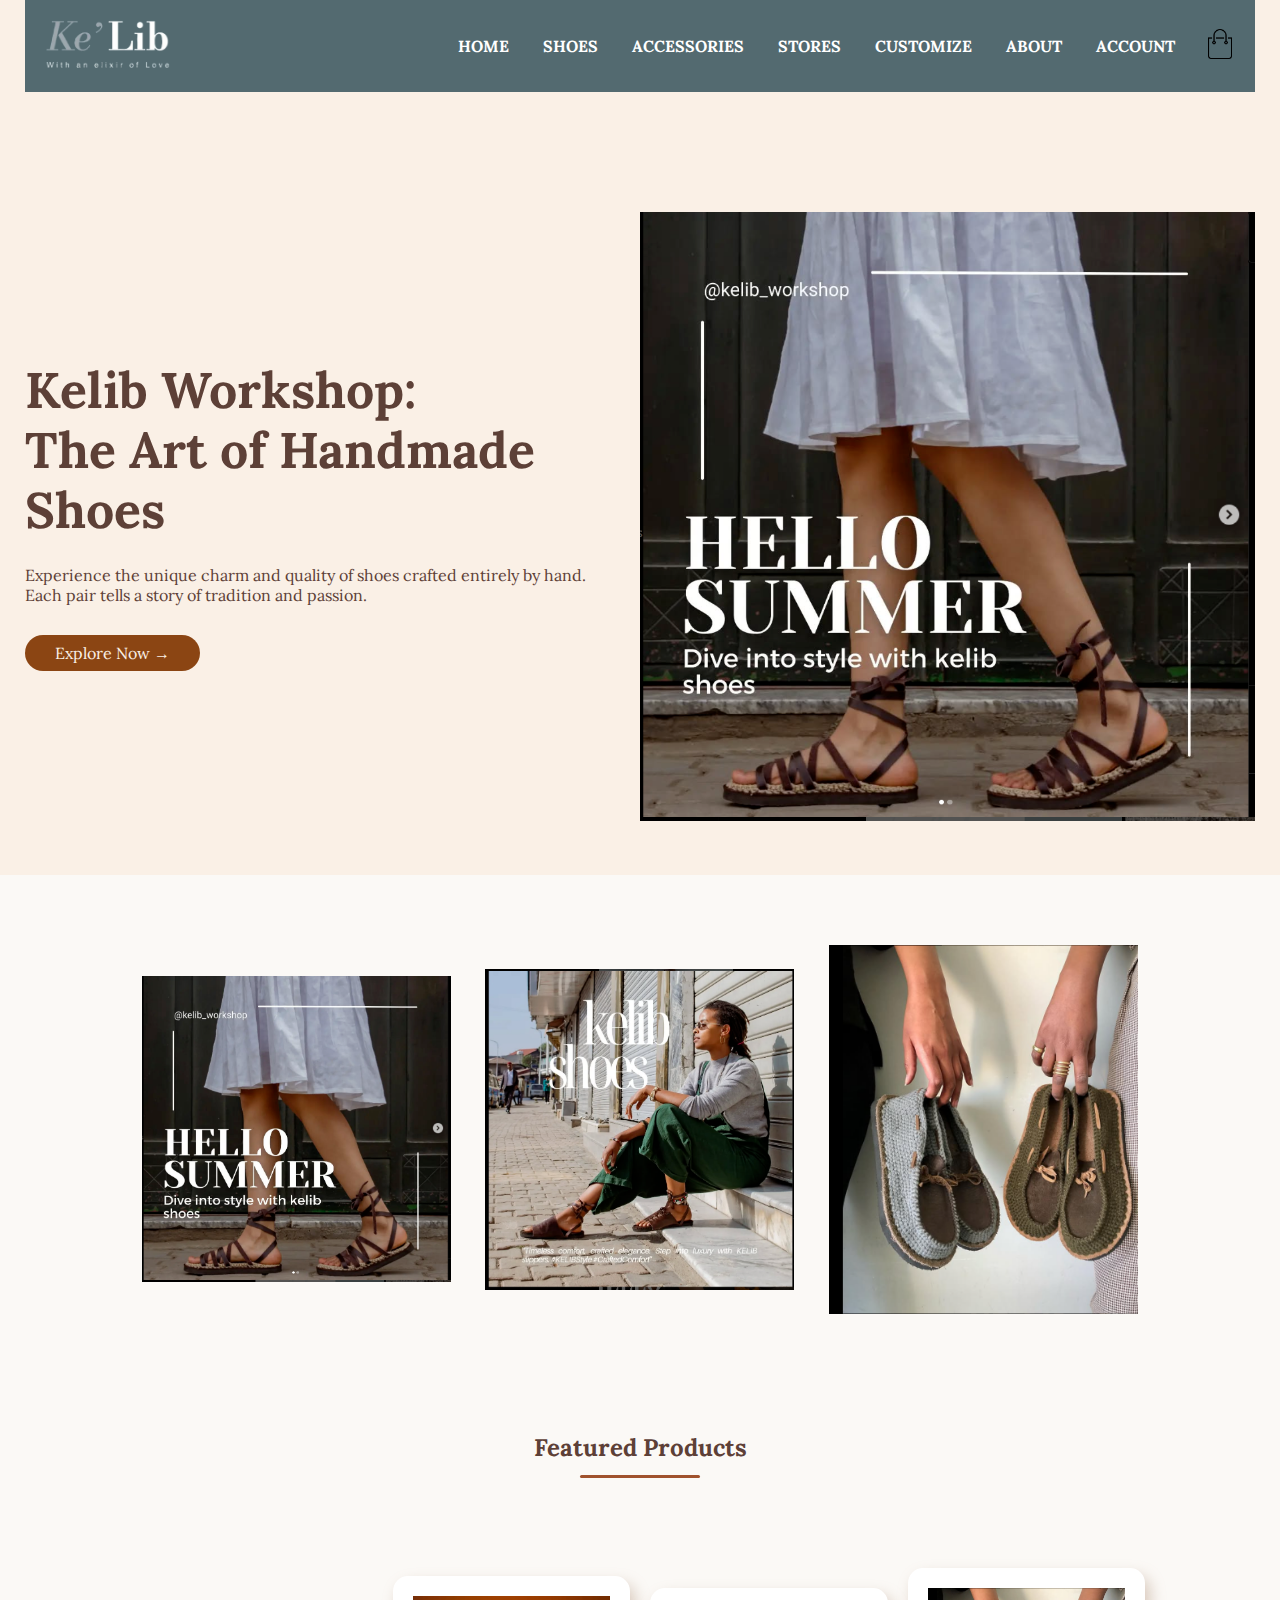
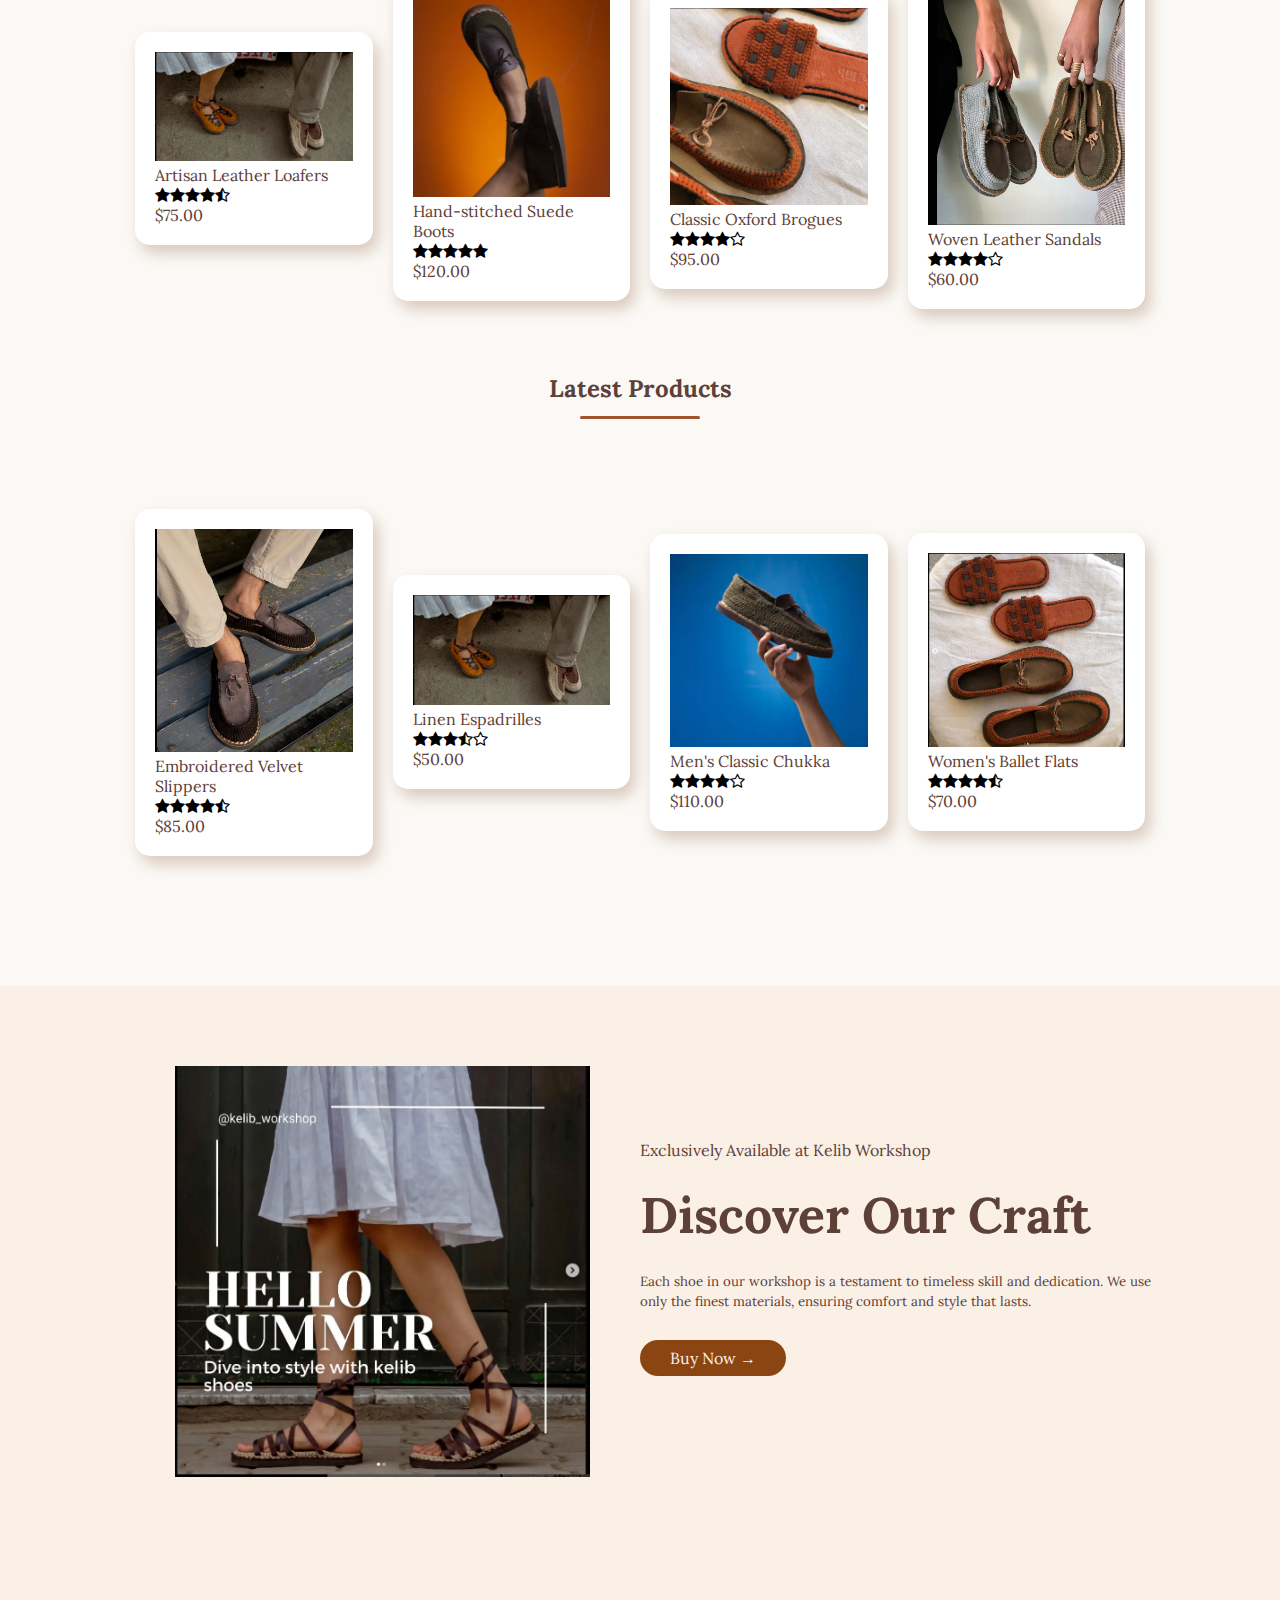
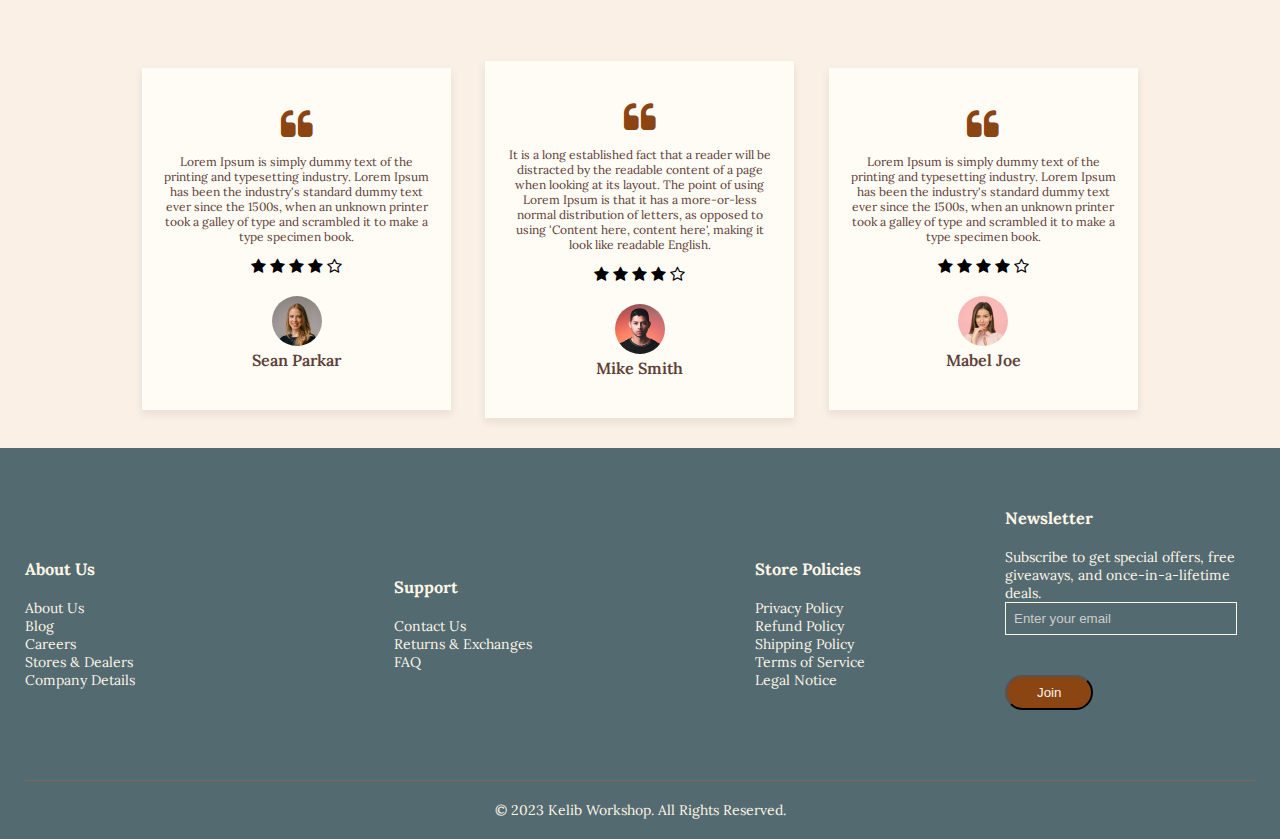
<file: index.html>
<!DOCTYPE html>
<html>
    
    <head>
        <meta charset="utf-8">
        <meta name="viewport" content="width-device-width, initial-scale=1.0">
        <title>Kelib Workshop | Handmade Shoes</title>
        <link rel="stylesheet" href="style.css">
        <link rel="preconnect" href="https://fonts.gstatic.com">
        <link href="https://fonts.googleapis.com/css2?family=Lora:ital,wght@0,400;0,700;1,400;1,700&display=swap" rel="stylesheet">
        <!--added a cdn link by searching font awesome4 cdn and getting this link from https://www.bootstrapcdn.com/fontawesome/ this url*/-->
        <link rel="stylesheet" href="https://stackpath.bootstrapcdn.com/font-awesome/4.7.0/css/font-awesome.min.css">

    </head>
    <body>
        <div class ="header">
        <div class="container">
            <div class="navbar">
                <div class="logo">
                    <a href="index.html"><img src="images/logo.png" width="125px" alt="Kelib Workshop Logo"></a>
                </div>
                <nav>
                    <ul id="MenuItems">
                        <li><a href="index.html">Home</a></li>
                        <li><a href="products.html">Shoes</a></li>
                        <li><a href="#">Accessories</a></li>
                        <li><a href="#">Stores</a></li>
                        <li><a href="#">Customize</a></li>
                        <li><a href="#">About</a></li>
                        <li><a href="account.html">Account</a></li>
                    </ul>
                </nav>
                <a href="cart.html"><img src="images/cart.png" width="30px" height="30px" alt="Shopping Cart"></a>
                <img src="images/menu.png" class="menu-icon" onClick="menutoggle()" alt="Menu Icon">
            </div>
            <div class="row">
                <div class="col-2">
                    <h1>Kelib Workshop: <br>The Art of Handmade Shoes</h1>
                    <p>Experience the unique charm and quality of shoes crafted entirely by hand. <br>Each pair tells a story of tradition and passion.</p>
                    <a href="products.html" class="btn">Explore Now &#8594;</a>
                </div>
                <div class="col-2">
                    <img src="images/gallery-1.png" alt="Handmade shoe by Kelib Workshop">
                </div>
            </div>
        </div>
    </div>
        
        <!------------------------------ featured categories------------------------------>
        <div class="categories">
            <div class="small-container">
                <div class="row">
                <div class="col-3">
                    <img src="images/category-1.png">
                </div>
                <div class="col-3">
                    <img src="images/category-2.png">
                </div>
                <div class="col-3">
                    <img src="images/category-3 (2).png">
                </div>
            </div>
            </div>
        </div>
        
        <!------------------------------ featured Products------------------------------>
        <div class="small-container">
            <h2 class="title" >Featured Products</h2>
                <div class="row" id="featured-products-row">
                    <!-- Featured products will be loaded here by JavaScript -->
                </div>
            
            
             <h2 class="title" >Latest Products</h2>
                <div class="row" id="latest-products-row">
                    <!-- Latest products will be loaded here by JavaScript -->
                </div>
            </div>
        
        <!--------------------------`   offer   --------------------------------->
        <div class="offer">
            <div class="small-container">
                <div class="row">
                    <div class="col-2">
                        <img src="images/gallery-1.png" class="offer-img" alt="Specially crafted handmade shoe by Kelib Workshop">
                    </div>
                    <div class="col-2">
                        <p>Exclusively Available at Kelib Workshop</p>
                        <h1>Discover Our Craft</h1>
                        <small>Each shoe in our workshop is a testament to timeless skill and dedication. We use only the finest materials, ensuring comfort and style that lasts.</small><br>
                        <a href="products.html" class="btn">Buy Now &#8594;</a>
                    </div>
                </div>
            </div>
        </div>
        
        
        
        <!------------------------------Testimonial---------------------------------->
        <div class="testimonial">
            <div class="small-container">
                <div class="row">
                    <div class="col-3">
                        <i class="fa fa-quote-left" ></i>
                        <p>Lorem Ipsum is simply dummy text of the printing and typesetting industry. Lorem Ipsum has been the industry's standard dummy text ever since the 1500s, when an unknown printer took a galley of type and scrambled it to make a type specimen book. </p>
                        <div class="rating"> 
                            <i class="fa fa-star" ></i>
                            <i class="fa fa-star" ></i>
                            <i class="fa fa-star" ></i>
                            <i class="fa fa-star" ></i>
                            <i class="fa fa-star-o" ></i>
                        </div>
                        <img src="images/user-1.png">
                        <h3>Sean Parkar</h3>
                    </div>
                    <div class="col-3">
                        <i class="fa fa-quote-left" ></i>
                        <p>It is a long established fact that a reader will be distracted by the readable content of a page when looking at its layout. The point of using Lorem Ipsum is that it has a more-or-less normal distribution of letters, as opposed to using 'Content here, content here', making it look like readable English.</p>
                        <div class="rating">
                            <i class="fa fa-star" ></i>
                            <i class="fa fa-star" ></i>
                            <i class="fa fa-star" ></i>
                            <i class="fa fa-star" ></i>
                            <i class="fa fa-star-o" ></i>
                        </div>
                        <img src="images/user-2.png">
                        <h3>Mike Smith</h3>
                    </div>
                    <div class="col-3">
                        <i class="fa fa-quote-left" ></i>
                        <p>Lorem Ipsum is simply dummy text of the printing and typesetting industry. Lorem Ipsum has been the industry's standard dummy text ever since the 1500s, when an unknown printer took a galley of type and scrambled it to make a type specimen book. </p>
                        <div class="rating"> 
                            <i class="fa fa-star" ></i>
                            <i class="fa fa-star" ></i>
                            <i class="fa fa-star" ></i>
                            <i class="fa fa-star" ></i>
                            <i class="fa fa-star-o" ></i>
                        </div>
                        <img src="images/user-3.png">
                        <h3>Mabel Joe</h3>
                    </div>
                </div>
            </div>
        </div>
        
        
        <!----------------------------------footer------------------------------------->
        <div class ="footer">
        <div class="container">
            
            <div class="row">
                <div class="footer-col-1">
                    <h3>About Us</h3>
                    <ul>
                        <li><a href="#">About Us</a></li>
                        <li><a href="#">Blog</a></li>
                        <li><a href="#">Careers</a></li>
                        <li><a href="#">Stores & Dealers</a></li>
                        <li><a href="#">Company Details</a></li>
                    </ul>
                </div>
                <div class="footer-col-2">
                    <h3>Support</h3>
                    <ul>
                        <li><a href="#">Contact Us</a></li>
                        <li><a href="#">Returns & Exchanges</a></li>
                        <li><a href="#">FAQ</a></li>
                    </ul>
                </div>
                <div class="footer-col-3">
                    <h3>Store Policies</h3>
                   <ul>
                       <li><a href="#">Privacy Policy</a></li>
                       <li><a href="#">Refund Policy</a></li>
                       <li><a href="#">Shipping Policy</a></li>
                       <li><a href="#">Terms of Service</a></li>
                       <li><a href="#">Legal Notice</a></li>
                    </ul>
                </div>
                <div class="footer-col-4">
                    <h3>Newsletter</h3>
                    <p>Subscribe to get special offers, free giveaways, and once-in-a-lifetime deals.</p>
                    <input type="email" placeholder="Enter your email">
                    <button type="submit" class="btn">Join</button>
                </div>
                
            </div>
            
            <hr><!--horizontal line-->
            <p class="copyright">© 2023 Kelib Workshop. All Rights Reserved.</p>
            
        </div>
    </div>
        
        
        <!-----------------------------------js for toggle menu----------------------------------------------->
        <script>
            var menuItems=document.getElementById("MenuItems");
            
            MenuItems.style.maxHeight="0px";
            function menutoggle(){
                if(MenuItems.style.maxHeight == "0px"){
                    MenuItems.style.maxHeight="200px";
                }
                else{
                    MenuItems.style.maxHeight="0px";
                }
            }
        </script>
        <script src="index.js"></script>
        <script>
        document.addEventListener('DOMContentLoaded', function() {
            const featuredRow = document.getElementById('featured-products-row');
            const latestRow = document.getElementById('latest-products-row');
            // products array is available from index.js

            function generateStars(rating) {
                let starsHTML = '';
                const fullStars = Math.floor(rating);
                const halfStar = rating % 1 !== 0;
                const emptyStars = 5 - fullStars - (halfStar ? 1 : 0);

                for (let i = 0; i < fullStars; i++) {
                    starsHTML += '<i class="fa fa-star"></i>';
                }
                if (halfStar) {
                    starsHTML += '<i class="fa fa-star-half-o"></i>';
                }
                for (let i = 0; i < emptyStars; i++) {
                    starsHTML += '<i class="fa fa-star-o"></i>';
                }
                return starsHTML;
            }

            // Populate Featured Products (first 4)
            const featuredProducts = products.slice(0, 4); 
            featuredProducts.forEach(product => {
                const productHTML = `
                    <div class="col-4">
                        <a href="products-details.html?id=${product.id}"><img src="${product.imageSrc}" alt="${product.name}"></a>
                        <a href="products-details.html?id=${product.id}"><h4>${product.name}</h4></a>
                        <div class="rating">${generateStars(product.ratingStars)}</div>
                        <p>$${parseFloat(product.price).toFixed(2)}</p>
                    </div>`;
                featuredRow.innerHTML += productHTML;
            });

            // Populate Latest Products (next 4, products 4 to 7)
            const latestProducts = products.slice(4, 8); 
            latestProducts.forEach(product => {
                const productHTML = `
                    <div class="col-4">
                        <a href="products-details.html?id=${product.id}"><img src="${product.imageSrc}" alt="${product.name}"></a>
                        <a href="products-details.html?id=${product.id}"><h4>${product.name}</h4></a>
                        <div class="rating">${generateStars(product.ratingStars)}</div>
                        <p>$${parseFloat(product.price).toFixed(2)}</p>
                    </div>`;
                latestRow.innerHTML += productHTML;
            });
        });
        </script>
    </body>
</html>
</file>
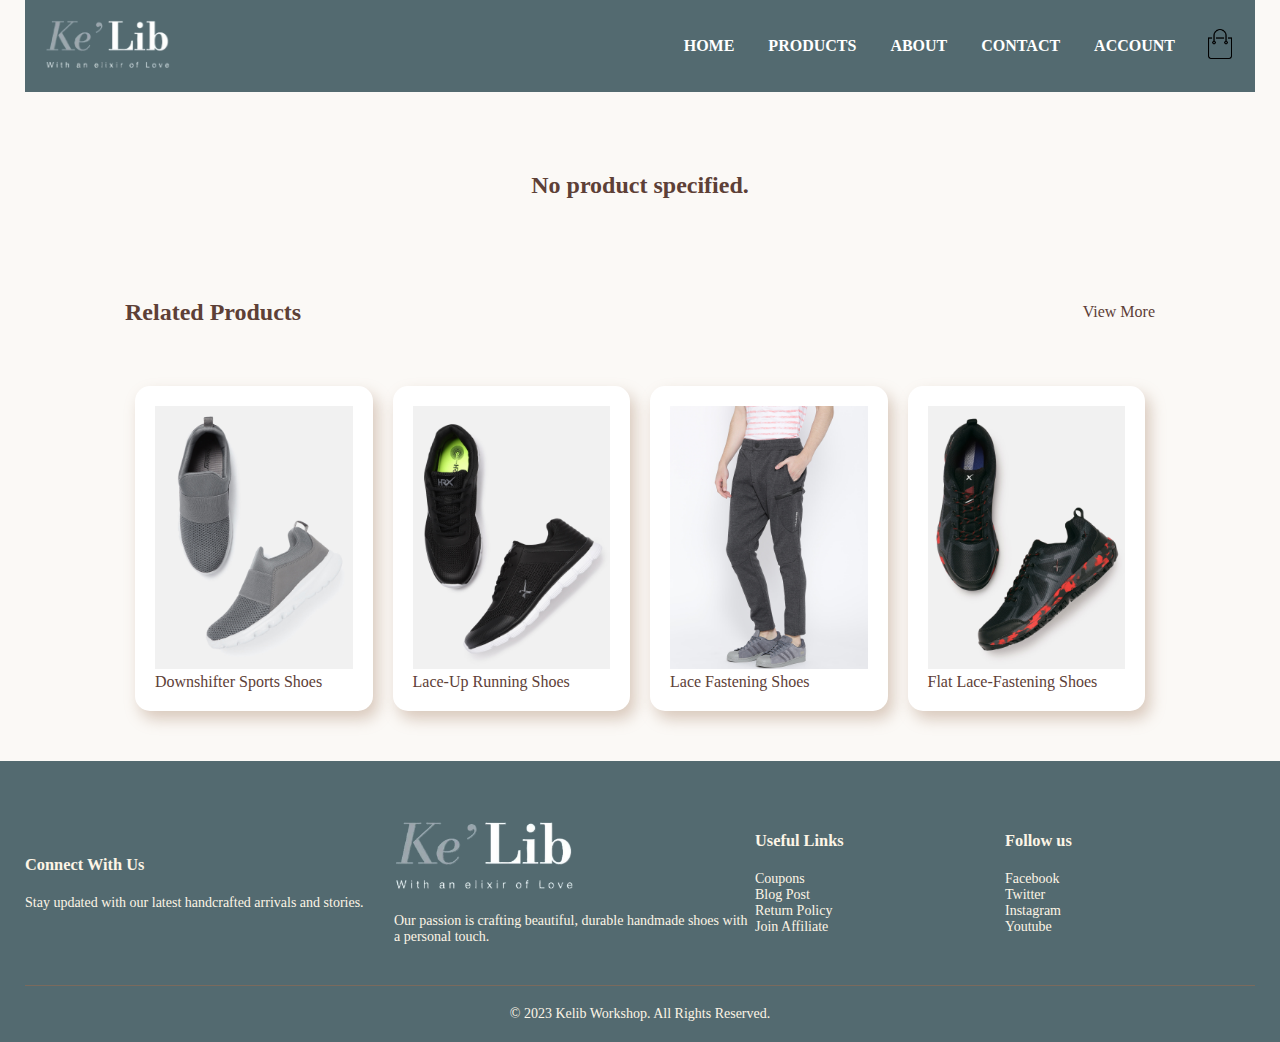
<file: products-details.html>
<!DOCTYPE html>
<html>
    
    <head>
        <meta charset="utf-8">
        <meta name="viewport" content="width-device-width, initial-scale=1.0">
        <title>Product Details - Kelib Workshop</title>
        <link rel="stylesheet" href="style.css">
        <link rel="preconnect" href="https://fonts.gstatic.com">
        <link href="https://fonts.googleapis.com/css2?family=Poppins:wght@200;300;400;500;600;700&display=swap" rel="stylesheet">
        <!--added a cdn link by searching font awesome4 cdn and getting this link from https://www.bootstrapcdn.com/fontawesome/ this url*/-->
        <link rel="stylesheet" href="https://stackpath.bootstrapcdn.com/font-awesome/4.7.0/css/font-awesome.min.css">

    </head>
    <body>
        <!--<div class ="header">-->
        <div class="container">
            <div class="navbar">
                <div class="logo">
                    <a href="index.html"><img src="images/logo.png" width="125px" alt="Kelib Workshop Logo"></a>
                </div>
                <nav>
                    <ul id="MenuItems">
                        <li><a href="index.html">Home</a></li>
                         <li><a href="products.html">Products</a></li>
                         <li><a href="">About</a></li>
                         <li><a href="">Contact</a></li>
                         <li><a href="account.html">Account</a></li>

                    </ul>
                </nav>
                <a href="cart.html"><img src="images/cart.png" width="30px" height="30px" alt="Shopping Cart"></a>
                <img src="images/menu.png" class="menu-icon" onClick="menutoggle()" alt="Menu Icon">
            </div>
           
        </div>
    <!--</div>-->
    
        
        <!------------------------------ Single product details------------------------------>
        <div class="small-container single-product" id="single-product-container">
            
            
            <!--<h2 class="title" >Featured Products</h2>-->
            <div class="row">
                    <div class="col-2">
                        <img src="images/product-11.jpg" width="100%" id="product-image"> <!-- Updated ID -->
                        
                        
                        <div class="small-img-row"> <!-- This gallery will remain static for now -->
                            <div class="small-img-col">
                                <img src="images/product-11.jpg" width="100%" class="small-img">
                            </div>
                             <div class="small-img-col">
                                <img src="images/product-5.jpg" width="100%" class="small-img">
                            </div>
                             <div class="small-img-col">
                                <img src="images/product-11.jpg" width="100%" class="small-img">
                            </div>
                             <div class="small-img-col">
                                <img src="images/product-5.jpg" width="100%" class="small-img">
                            </div>
                        </div>
                    </div>
                
                    <div class="col-2">
                        <p id="product-breadcrumb">Home / Shoes</p> <!-- Added ID for breadcrumb if needed later -->
                        <h1 id="product-name">Downshifter Sports Shoes</h1> <!-- Updated ID -->
                        <select>
                            <option>Select Size</option>
                            <option>6</option>
                            <option>7</option>
                            <option>8</option>
                            <option>9</option>
                            <option>10</option>
                        </select>
                        <input type="number" value="1"> <!-- Corrected 'values' to 'value' -->
                        <a href="cart.html" class="btn">Add to Cart</a>
                        <h3>Product Details <i class="fa fa-indent" ></i></h3>
                        <br>
                        <p id="product-description">It is a long established fact that a reader will be distracted by the readable content of a page when looking at its layout. The point of using Lorem Ipsum is that it has a more-or-less normal distribution of letters, as opposed to using 'Content here, content here', making it look like readable English.</p> <!-- Updated ID -->
                    </div>
                </div>
            </div>
        
        
        <!----------------------------------Title------------------------------------->
        <div class="small-container">
            <div class="row row-2">
                <h2>Related Products</h2>
                <a href="products.html"><p>View More</p></a>
            </div>
        </div>
                
        <!----------------------------------products------------------------------------->
        <div class="small-container">
             <div class="row">
                     <div class="col-4">
                        <a href="products-details.html"><img src="images/product-11.jpg"></a>
                        <a href="products-details.html" class="product-name-overlay"><h4>Downshifter Sports Shoes</h4></a>
                    </div>
                    <div class="col-4">
                        <a href="products-details.html"><img src="images/product-2.jpg"></a>
                        <a href="products-details.html" class="product-name-overlay"><h4>Lace-Up Running Shoes</h4></a>
                    </div>
                    <div class="col-4">
                        <a href="products-details.html"><img src="images/product-3.jpg"></a>
                        <a href="products-details.html" class="product-name-overlay"><h4>Lace Fastening Shoes</h4></a>
                    </div>
                    <div class="col-4">
                        <a href="products-details.html"><img src="images/product-10.jpg"></a>
                        <a href="products-details.html" class="product-name-overlay"><h4>Flat Lace-Fastening Shoes</h4></a>
                    </div>  
                </div>
        </div>

        <!----------------------------------footer------------------------------------->
        <div class ="footer">
        <div class="container">
            
            <div class="row">
                <div class="footer-col-1">
                    <h3>Connect With Us</h3>
                    <p>Stay updated with our latest handcrafted arrivals and stories.</p>
                </div>
                <div class="footer-col-2">
                    <img src="images/logo-white.png" alt="Kelib Workshop Footer Logo">
                    <p>Our passion is crafting beautiful, durable handmade shoes with a personal touch.</p>
                </div>
                <div class="footer-col-3">
                    <h3>Useful Links</h3>
                   <ul>
                       <li>Coupons</li>
                       <li>Blog Post</li>
                       <li>Return Policy</li>
                       <li>Join Affiliate</li>
                    </ul>
                </div>
                <div class="footer-col-4">
                    <h3>Follow us</h3>
                   <ul>
                       <li>Facebook</li>
                       <li>Twitter</li>
                       <li>Instagram</li>
                       <li>Youtube</li>
                    </ul>
                </div>
                
            </div>
            
            <hr><!--horizontal line-->
            <p class="copyright">© 2023 Kelib Workshop. All Rights Reserved.</p>
            
        </div>
    </div>
        
        
        <!-----------------------------------js for toggle menu----------------------------------------------->
        <script>
            var menuItems=document.getElementById("MenuItems");
            
            MenuItems.style.maxHeight="0px";
            function menutoggle(){
                if(MenuItems.style.maxHeight == "0px"){
                    MenuItems.style.maxHeight="200px";
                }
                else{
                    MenuItems.style.maxHeight="0px";
                }
            }
        </script>
        
        <!-----------------------js for product gallery-------------------->
        
        <script>
            var productImg=document.getElementById("product-image"); // Ensure this matches the new ID
            var smallImg=document.getElementsByClassName("small-img");
            
            // Keep existing small image gallery functionality if desired,
            // but it won't be dynamically updated by the new script for now.
            if(smallImg.length > 0) smallImg[0].onclick=function(){ productImg.src=smallImg[0].src; }
            if(smallImg.length > 1) smallImg[1].onclick=function(){ productImg.src=smallImg[1].src; }
            if(smallImg.length > 2) smallImg[2].onclick=function(){ productImg.src=smallImg[2].src; }
            if(smallImg.length > 3) smallImg[3].onclick=function(){ productImg.src=smallImg[3].src; }
            
        </script>
        <script src="index.js"></script>
        <script>
        document.addEventListener('DOMContentLoaded', function() {
            const productId = new URLSearchParams(window.location.search).get('id');
            const singleProductContainer = document.getElementById('single-product-container'); 
        
            // generateStars function removed
        
            if (productId) {
                const product = products.find(p => p.id === parseInt(productId));
        
                if (product) {
                    document.getElementById('product-image').src = product.imageSrc;
                    document.getElementById('product-image').alt = product.name;
                    document.getElementById('product-name').textContent = product.name;
                    // document.getElementById('product-price').textContent = '$' + parseFloat(product.price).toFixed(2); // Removed
                    document.getElementById('product-description').textContent = product.description_long;
                    
                    // const ratingElement = document.getElementById('product-rating'); // Removed
                    // if(ratingElement) ratingElement.innerHTML = generateStars(product.ratingStars); // Removed
                    
                    document.title = product.name + " - Kelib Workshop";
        
                    // Update breadcrumb
                    const breadcrumbElement = document.getElementById('product-breadcrumb');
                    if (breadcrumbElement) {
                        // Assuming a simple breadcrumb structure, update the product part
                        // More complex logic might be needed for multi-level categories
                        breadcrumbElement.textContent = 'Home / Shoes / ' + product.name; 
                    }

                } else {
                    if(singleProductContainer) singleProductContainer.innerHTML = '<h2>Product not found.</h2>';
                }
            } else {
                if(singleProductContainer) singleProductContainer.innerHTML = '<h2>No product specified.</h2>';
            }
        });
        </script>
    </body>
</html>
</file>
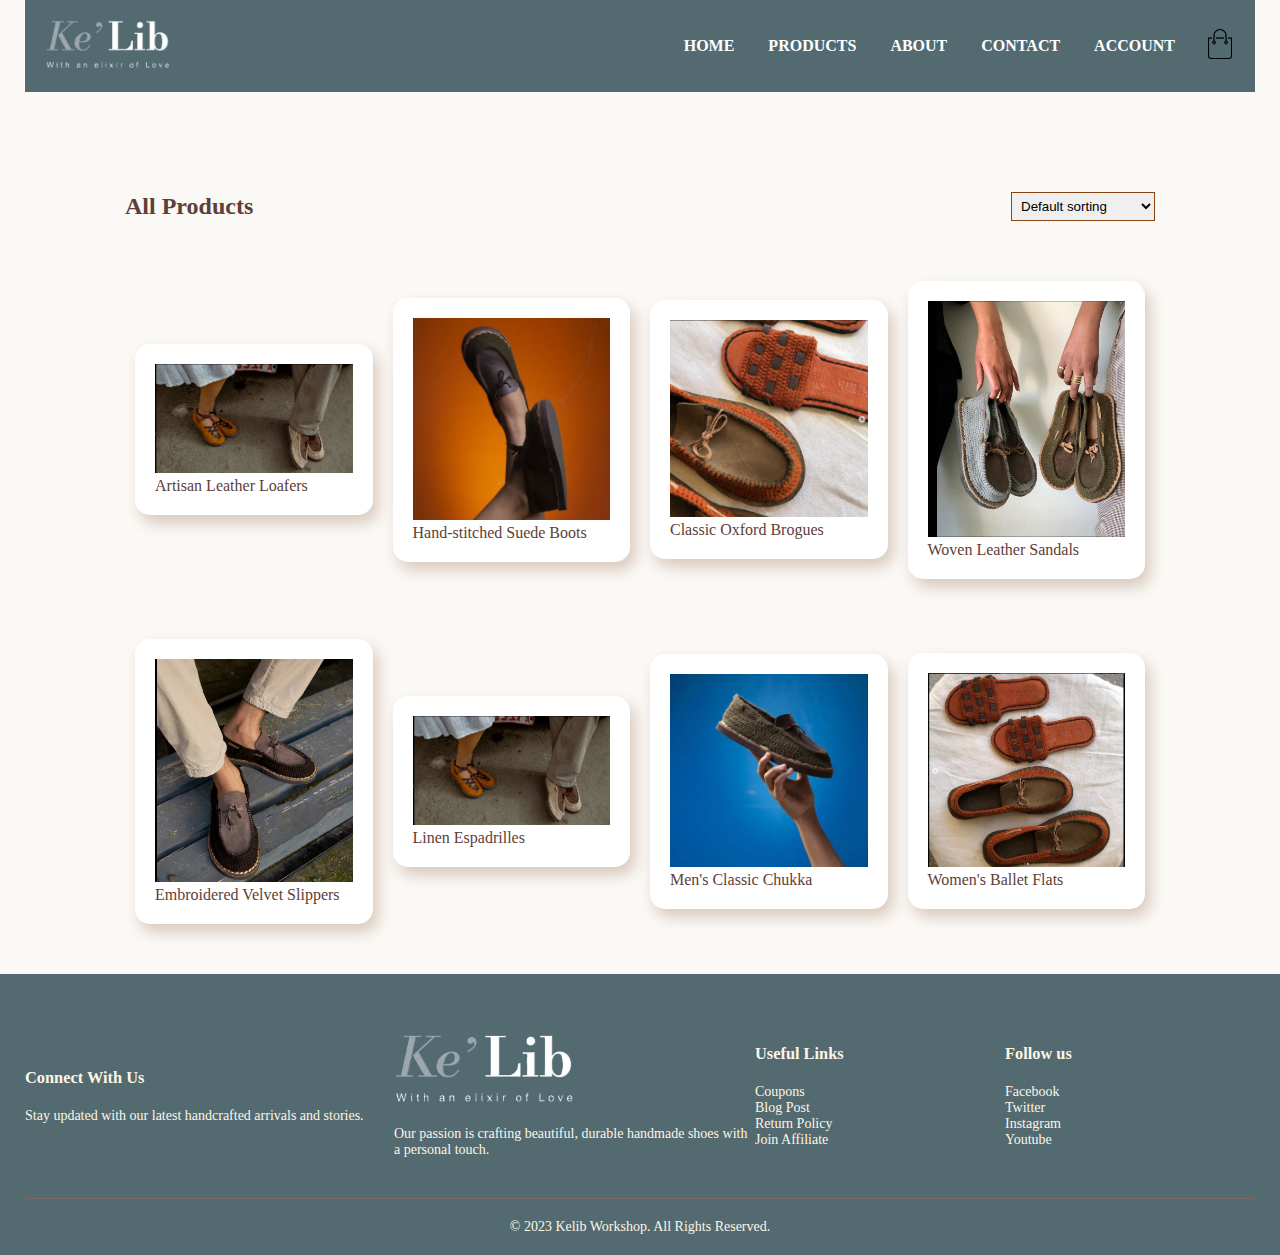
<file: products.html>
<!DOCTYPE html>
<html>
    
    <head>
        <meta charset="utf-8">
        <meta name="viewport" content="width-device-width, initial-scale=1.0">
        <title>All Products - Kelib Workshop</title>
        <link rel="stylesheet" href="style.css">
        <link rel="preconnect" href="https://fonts.gstatic.com">
        <link href="https://fonts.googleapis.com/css2?family=Poppins:wght@200;300;400;500;600;700&display=swap" rel="stylesheet">
        <!--added a cdn link by searching font awesome4 cdn and getting this link from https://www.bootstrapcdn.com/fontawesome/ this url*/-->
        <link rel="stylesheet" href="https://stackpath.bootstrapcdn.com/font-awesome/4.7.0/css/font-awesome.min.css">

    </head>
    <body>
        <!--<div class ="header">-->
        <div class="container">
            <div class="navbar">
                <div class="logo">
                    <a href="index.html"><img src="images/logo.png" width="125px" alt="Kelib Workshop Logo"></a>
                </div>
               <nav>
                    <ul id="MenuItems">
                        <li><a href="index.html">Home</a></li>
                         <li><a href="products.html">Products</a></li>
                         <li><a href="">About</a></li>
                         <li><a href="">Contact</a></li>
                         <li><a href="account.html">Account</a></li>

                    </ul>
                </nav>
                <a href="cart.html"><img src="images/cart.png" width="30px" height="30px" alt="Shopping Cart"></a>
                <img src="images/menu.png" class="menu-icon" onClick="menutoggle()" alt="Menu Icon">
            </div>
           
        </div>
    <!--</div>-->
    
        
        <!------------------------------ Products------------------------------>
        <div class="small-container">
            <div class="row row-2">
                <h2>All Products</h2>
                <select>
                    <option>Default sorting</option>
                    <option>Short by popularity</option>
                    <option>Short by sale</option>
                </select>
            </div>
            
            
            <!--<h2 class="title" >Featured Products</h2>-->
            <div class="row" id="all-products-row">
                <!-- Products will be loaded here by JavaScript -->
            </div>
            
        </div>
        
        
        <!----------------------------------footer------------------------------------->
        <div class ="footer">
        <div class="container">
            
            <div class="row">
                <div class="footer-col-1">
                    <h3>Connect With Us</h3>
                    <p>Stay updated with our latest handcrafted arrivals and stories.</p>
                </div>
                <div class="footer-col-2">
                    <img src="images/logo-white.png" alt="Kelib Workshop Footer Logo">
                    <p>Our passion is crafting beautiful, durable handmade shoes with a personal touch.</p>
                </div>
                <div class="footer-col-3">
                    <h3>Useful Links</h3>
                   <ul>
                       <li>Coupons</li>
                       <li>Blog Post</li>
                       <li>Return Policy</li>
                       <li>Join Affiliate</li>
                    </ul>
                </div>
                <div class="footer-col-4">
                    <h3>Follow us</h3>
                   <ul>
                       <li>Facebook</li>
                       <li>Twitter</li>
                       <li>Instagram</li>
                       <li>Youtube</li>
                    </ul>
                </div>
                
            </div>
            
            <hr><!--horizontal line-->
            <p class="copyright">© 2023 Kelib Workshop. All Rights Reserved.</p>
            
        </div>
    </div>
        
        
        <!-----------------------------------js for toggle menu----------------------------------------------->
        <script>
            var menuItems=document.getElementById("MenuItems");
            
            MenuItems.style.maxHeight="0px";
            function menutoggle(){
                if(MenuItems.style.maxHeight == "0px"){
                    MenuItems.style.maxHeight="200px";
                }
                else{
                    MenuItems.style.maxHeight="0px";
                }
            }
        </script>
        <script src="index.js"></script>
        <script>
        document.addEventListener('DOMContentLoaded', function() {
            const allProductsRow = document.getElementById('all-products-row');
            // products array is available from index.js

            // generateStars function removed

            // Populate All Products
            products.forEach(product => {
                const productHTML = `
                    <div class="col-4">
                        <a href="products-details.html?id=${product.id}"><img src="${product.imageSrc}" alt="${product.name}"></a>
                        <a href="products-details.html?id=${product.id}"><h4>${product.name}</h4></a>
                    </div>`;
                allProductsRow.innerHTML += productHTML;
            });
        });
        </script>
    </body>
</html>
</file>
<file: style.css>
*{
    margin: 0;
    padding: 0;
    box-sizing: border-box;
}
body{
    font-family: 'Lora', serif;
    background-color: #FBF9F6; /* Added soft background color */
}
/*nav maenu on the left as a unordered list*/
.navbar{
    display:flex;
    align-items: center;
    padding:20px;
    background-color: #536A70;
}
/*nav maenu on the right as a unordered list*/
nav{
    flex: 1;
    text-align: right;
}
/*nav maenu on the right as a list but without bullet*/
nav ul{
    display: inline-block;
    list-style-type: none;   
}
/*nav maenu on the right as a vertically list with 50px gapping with each with underline*/
nav ul li{
    display: inline-block;
    margin-right: 30px;   
}
/*nav maenu on the right as a vertically list with 50px gapping with each without underline*/
a{
    text-decoration: none;
    color: #5D4037;
}
nav ul li a{
    color: #FFFFFF;
    font-weight: bold;
    text-transform: uppercase;
    font-size: 1em;
}
p{
    color: #5D4037;
}
.container{
    max-width: 1300px;
    margin: auto;
    padding-left: 25px;
    padding-right: 25px;
}
.row{
    display: flex;
    align-items: center;
    flex-wrap: wrap;
    justify-content: space-around;
}

.col-2{
    flex-basis: 50%;
    min-width: 300px;
}
.col-2 img{
    max-width: 100%;
    padding: 50px 0;
} 

.col-2 h1{
    font-size: 50px;
    line-height: 60px;
    margin: 25px 0;
}

.btn{
    display: inline-block;
    background: #8B4513;
    color: #FAF0E6;
    padding:8px 30px;
    margin: 30px 0px;
    border-radius: 30px;
    transition:background 0.5s;
}
.btn:hover{
    background: #7A3D0F;
}
.header{
    background: #FAF0E6;
}
.header .row{
    margin-top: 70px;
}

.categories{
    margin: 70px 0;
}
.col-3{
    flex-basis: 30%;
    min-width: 250px;
    margin-bottom: 30px;
}

.col-3 img{
   width: 100%;
}

.small-container{
    max-width: 1080px;
    margin: auto;
    padding-left: 25px;
    padding-right: 25px;   
}
.col-4{
    flex-basis: calc(25% - 20px); /* Adjusted for new margin */
    margin: 10px; /* Added margin for spacing */
    padding: 20px; /* Increased padding */
    min-width: 200px;
    margin-bottom: 50px;
    transition: transform 0.3s ease-out, box-shadow 0.3s ease-out; /* Updated transition */
    border: none; /* Removed border */
    box-shadow: 5px 8px 15px rgba(165, 127, 100, 0.4); /* New shadow */
    background-color: #fff; /* Explicit white background for the card */
    border-radius: 15px; /* Added border-radius */
    transform-style: preserve-3d; /* Added for 3D effect */
    overflow: hidden; /* Added to contain scaled image */
}
.col-4 img{
    width:100%;
    transition: transform 0.3s ease-out; /* Added for image scaling transition */
}
.title{
    text-align: center;
    margin: 0 auto 80px;
    position: relative;
    line-height: 60px;
    color: #5D4037;
}
.title::after{
    content: '';
    background: #A0522D; /* Changed to sienna */
    width: 120px; /* Made wider */
    height: 3px; /* Made thinner */
    border-radius: 5px;
    position: absolute;
    bottom: 0;
    left: 50%;
    transform: translateX(-50%);
}
h1, h2, h3, h4, h5, h6 { /* General heading color consistency */
    color: #5D4037;
    font-family: 'Lora', serif; /* Ensured Lora font for headings */
}
h4{ /* Keep specific h4 styling if needed, or integrate into above */
    color: #5D4037; /* Redundant if covered by general rule but safe */
    font-weight: normal;
}
.single-product h1 { /* Specific styling for product name on details page */
    font-size: 2.5em; /* Example size, adjust as needed */
    margin-bottom: 15px;
}
.col-4:hover{
    transform: perspective(1000px) rotateX(8deg) rotateY(-6deg) translateY(-10px) scale(1.03); /* Updated transform for 3D tilt and lift */
    box-shadow: 7px 12px 20px rgba(165, 127, 100, 0.5); /* New shadow on hover */
}

.col-4:hover img{
    transform: scale(1.08); /* Image scales up on hover */
}

/*-----------------------offer -----------------------*/
.offer{
    background: #FAF0E6;
    margin-top: 80px;
    padding: 30px 0;
}

.col-2 .offer-img{
    padding: 50px;
}
small{
    color:#5D4037;
}

/*-----------------------Testimonial -----------------------*/
.testimonial{
    padding-top: 100px;
    background: #FAF0E6; /* Added light beige background */
}
.testimonial .col-3{
    text-align: center;
    padding: 40px 20px;
    box-shadow: 0 4px 8px 0px rgba(74, 59, 49, 0.1); /* Softer, brown-toned shadow */
    cursor: pointer;
    transition: transform 0.5s;
    background-color: #FFFBF5; /* Light creamy background for boxes */
}
.testimonial .col-3 img{
    width:50px;
    margin-top: 20px;
    border-radius: 50%;/*square images converted to round shape box*/
}
.testimonial .col-3:hover{
    transform: translateY(-10px);
}
.fa.fa-quote-left{
    font-size: 34px;
    color: #8B4513;
}
.col-3 p{
    font-size: 12px;
    margin: 12px 0;
    color: #5D4037;
}
.testimonial .col-3 h3{
    font-weight: 600;
    color: #5D4037;
    font-size: 16px;
}

/*-----------------------Footer -----------------------*/
.footer{
    background:#536A70;
    color: #FDF5E6;
    font-size: 14px;
    padding:60px 0 20px;
}

.footer p{
    color: #FDF5E6;
}

.footer h3{
    color:#FDF5E6;
    margin-bottom: 20px;
}
.footer-col-1, .footer-col-2,.footer-col-3,.footer-col-4{
    min-width: 250px;
    margin-bottom: 20px;
}
.footer-col-1{
    flex-basis: 30%;
}
.footer-col-2{
    flex: 1;
    text-align: left;
}
.footer-col-2 img{
    width: 180px;
    margin-bottom: 20px;
}
.footer-col-3,.footer-col-4{
    flex-basis: 12%;
    text-align: left;
}
ul{
    list-style-type: none;   
}

.footer ul li a {
    color: #FDF5E6; /* Existing footer text color */
    text-decoration: none; /* Standard for footer links */
}
.footer ul li a:hover {
    text-decoration: underline; /* Common hover effect */
}

.footer-col-4 input[type="email"] {
    padding: 8px;
    margin-bottom: 10px;
    border: 1px solid #FDF5E6; /* Light border to match text */
    background-color: transparent; /* Transparent background */
    color: #FDF5E6; /* Light text color */
    width: calc(100% - 18px); /* Adjust width to fit padding and border */
}

.footer-col-4 input[type="email"]::placeholder {
    color: #ccc; /* Lighter placeholder text */
}

.footer hr{
    border: none;
    background: #7A6A5D; /* Lightened HR for dark background */
    height: 1px;
    margin: 20px 0;
}
.copyright{
    text-align: center;
}



.menu-icon{
    width: 28px;
    margin-left: 20px;  
    display:none;
}

/*-----------------------media query for menu -----------------------*/
@media only screen and (max-width:800px){
    nav ul{
        position: absolute;
        top:70px;
        left: 0;
        background: #333; /* Mobile menu background - kept for contrast */
        width: 100%;
        overflow: hidden;
        transition: max-height 0.5s;
        
    }
    nav ul li{
        display: block;
        margin-right: 50px;
        margin-top: 10px;
        margin-bottom: 10px;
    }
    nav ul li a{
        color: #fff; /* Mobile menu link color - kept for contrast */
    }
    .menu-icon{ 
        display:block;
        cursor: pointer;
    }
}

/*-----------------------media query for less than 600 screen size(mobile device) -----------------------*/
@media only screen and (max-width:600px){
    .row{
        text-align: center;
    }
    .col-2 .col-3 .col-4{
        flex-basis: 100%;
    }
    .single-product .row{
        text-align: left;
    }
    .single-product .col-2{
        padding: 20px 0;
    }
    .single-product h1{
        font-size: 20px;
        line-height: 32px;
    }
    .cart-info p{
        display: none;
    }
    

}

/*--------------------all products-----------------------------------------------*/
.row-2{
    justify-content: space-between;
    margin:100px auto 50px;
}
select{
    border:1px solid #8B4513;
    padding: 5px;
}
select:focus{
    outline: none;
}

.page-btn{
    margin: 0 auto 80px;
}
.page-btn span{
    display: inline-block;
    border:1px solid #8B4513;
    margin-left: 10px;
    width: 40px;
    height: 40px;
    text-align: center;
    line-height: 40px;
    cursor: pointer;
}
.page-btn span:hover{
    background: #8B4513;
    color: #FAF0E6;
}


/*-----------------------single product details -----------------------*/

.single-product{
    margin-top: 80px;
}
.single-product .col-2 img{
    padding:0;
}
.single-product .col-2{
    padding:20px;
}
.single-product select{
    display: block;
    padding: 10px;
    margin-top: 20px;
}
.single-product input{
    width: 50px;
    height: 40px;
    padding-left: 10px;
    font-size: 20px;
    margin-right: 10px;
    border: apx solid #8B4513;
}
input:focus{
    outline: none;
}
.single-product .fa{
    color:#8B4513;
    margin-left: 10px;
}
#single-product-container h2 { /* Styling for "Product not found" message */
    text-align: center;
    margin-top: 40px;
    margin-bottom: 40px;
    color: #5D4037;
}
.small-img-row{
   display:flex;
    justify-content: space-between;
}
.small-img-col{
    flex-basis: 24%;
    cursor: pointer;
}




        /*------------------------------ cart items ------------------------------*/
.cart-page{
    margin: 80px auto;
}

table{
    width: 100%;
    border-collapse: collapse;
}

.cart-info{
    display:flex;
    flex-wrap: wrap;
}
th{
    text-align: left;
    padding: 5px;
    color: #FAF0E6;
    background: #8B4513;
    font-weight: normal;
}
td{
    padding: 10px 5px;
}

td input{
    width: 40px;
    height: 30px;
    padding: 5px;
}
td a{
    color: #8B4513;
}
td img{
    width: 80px;
    height: 80px;
    margin-right: 10px;
}
.total-price{
    display: flex;
    justify-content: flex-end;
}
.total-price table{
    border-top: 3px solid #8B4513;
    width: 100%;
    max-width: 400px;
}
td:last-child{
    text-align: right;
}
th:last-child{
    text-align: right;
}


        /*------------------------------ account-page ------------------------------*/
.account-page{
    padding: 50px 0;
    background: #FAF0E6;
}
.form-container{
    background: #fff;
    width:300px;
    height: 400px;
    position: relative;
    text-align: center;
    padding: 20px 0;
    margin: auto;
    box-shadow: 0 0 20px 0px rgba(0,0,0,0.1);
    overflow: hidden;
}

.form-container span{
    font-weight: bold;
    padding: 0 10px;
    color: #5D4037;
    cursor: pointer;
    width: 100px;
    display: inline-block;
}

.form-btn{
    display:inline-block;
}
.form-container form{
    max-width: 300px;
    padding: 0 20px;
    position: absolute;
    top: 130px;
    transition: transform 1s;
}

form input{
    width: 100%;
    height: 30px;
    margin: 10px 0;
    padding: 0 10px;
    border: 1px solid #ccc;
}

form .btn{
    width: 100%;
    border:none;
    cursor:pointer;
    margin:10px 0;
}
form .btn:focus{
    outline: none;
}

#LoginForm{
    left: -300px;
}
#RegForm{
    left: 0;
}
form a{
    font-size: 12px;
}

#Indicator{
    width: 100px;
    border: none;
    background: #8B4513;
    height: 3px;
    margin-top: 8px;
    transform: translateX(100px);
    transition: transform 1s;

}
</file>
